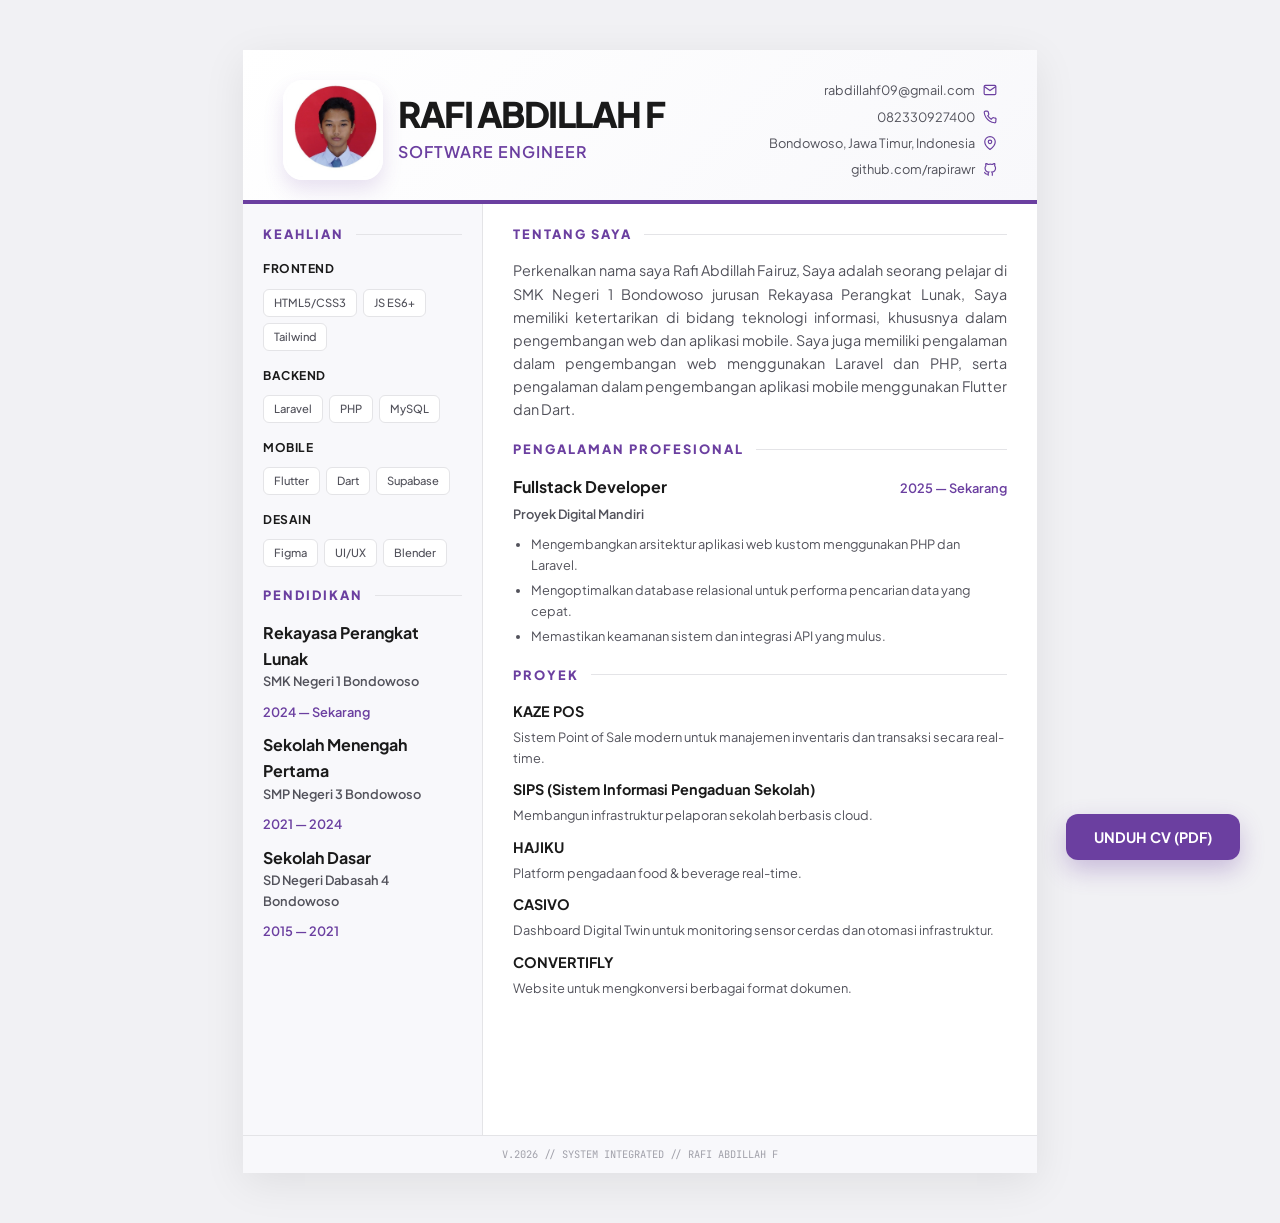
<file: cv.html>
<!DOCTYPE html>
<html lang="id">
<head>
    <meta charset="UTF-8">
    <meta name="viewport" content="width=device-width, initial-scale=1.0">
    <title>CV - RAFI ABDILLAH F</title>
    <link rel="preconnect" href="https://fonts.googleapis.com">
    <link rel="preconnect" href="https://fonts.gstatic.com" crossorigin>
    <link href="https://fonts.googleapis.com/css2?family=Plus+Jakarta+Sans:wght@300;400;500;600;700;800&family=JetBrains+Mono:wght@400;500&display=swap" rel="stylesheet">
    <link rel="icon" type="image/png" href="assets/images/favicon.png">
<style>
        :root {
            --primary: #6B3FA0;
            --secondary: #552E80;
            --accent: #9d6cdb;
            --text-main: #1A1A1A;
            --text-sub: #52525B;
            --border: #E4E4E7;
            --bg-light: #F8F8FB;
            --sidebar-bg: #FFFFFF;
        }

        * {
            margin: 0;
            padding: 0;
            box-sizing: border-box;
            -webkit-print-color-adjust: exact;
            print-color-adjust: exact;
        }

        body {
            font-family: 'Plus Jakarta Sans', sans-serif;
            color: var(--text-main);
            line-height: 1.6;
            background: #f1f1f4;
            padding: 50px 0;
        }

        .cv-page {
            width: 210mm;
            min-height: 297mm;
            margin: 0 auto;
            background: white;
            box-shadow: 0 10px 40px rgba(0,0,0,0.08);
            position: relative;
            display: flex;
            flex-direction: column;
        }

        @media print {
            body { background: white; padding: 0; }
            .cv-page { box-shadow: none; margin: 0; width: 100%; }
            .no-print { display: none; }
        }

        /* HEADER STYLES */
        .cv-header {
            padding: 30px 40px 20px;
            display: flex;
            justify-content: space-between;
            align-items: center;
            background: linear-gradient(135deg, #fff 0%, var(--bg-light) 100%);
            border-bottom: 4px solid var(--primary);
        }

        .profile-wrap {
            display: flex;
            align-items: center;
            gap: 15px;
        }

        .profile-photo {
            width: 100px;
            height: 100px;
            border-radius: 20px;
            object-fit: cover;
            border: 3px solid white;
            box-shadow: 0 10px 20px rgba(107, 63, 160, 0.15);
        }

        .name-meta h1 {
            font-size: 2.2rem;
            font-weight: 800;
            letter-spacing: -1.5px;
            color: var(--text-main);
            line-height: 1;
            margin-bottom: 8px;
        }

        .name-meta p {
            font-size: 1rem;
            color: var(--primary);
            font-weight: 600;
            letter-spacing: 1px;
            text-transform: uppercase;
        }

        .header-contact {
            text-align: right;
            display: flex;
            flex-direction: column;
            gap: 6px;
        }

        .contact-item {
            font-size: 0.8rem;
            color: var(--text-sub);
            display: flex;
            align-items: center;
            justify-content: flex-end;
            gap: 8px;
            text-decoration: none;
        }

        .contact-item svg {
            width: 14px;
            height: 14px;
            color: var(--primary);
        }

        /* BODY LAYOUT */
        .cv-body {
            flex: 1;
            display: grid;
            grid-template-columns: 240px 1fr;
            gap: 0;
        }

        .sidebar {
            background: var(--bg-light);
            padding: 20px 20px;
            border-right: 1px solid var(--border);
        }

        .main-content {
            padding: 20px 30px;
        }

        /* SECTION STYLES */
        .section {
            margin-bottom: 18px;
        }

        .section-title {
            font-size: 0.8rem;
            font-weight: 800;
            text-transform: uppercase;
            letter-spacing: 2px;
            color: var(--primary);
            margin-bottom: 15px;
            display: flex;
            align-items: center;
            gap: 12px;
        }

        .section-title::after {
            content: '';
            flex: 1;
            height: 1px;
            background: var(--border);
        }

        .summary-text {
            font-size: 0.9rem;
            color: var(--text-sub);
            text-align: justify;
            margin-bottom: 15px;
        }

        /* EXPERIENCE & EDUCATION */
        .exp-item {
            margin-bottom: 10px;
            position: relative;
        }

        .exp-header {
            display: flex;
            justify-content: space-between;
            align-items: baseline;
            margin-bottom: 4px;
        }

        .exp-title {
            font-size: 1rem;
            font-weight: 700;
            color: var(--text-main);
        }

        .exp-date {
            font-size: 0.8rem;
            font-weight: 600;
            color: var(--primary);
        }

        .exp-sub {
            font-size: 0.8rem;
            font-weight: 600;
            color: var(--text-sub);
            margin-bottom: 10px;
        }

        .exp-list {
            padding-left: 18px;
            font-size: 0.8rem;
            color: var(--text-sub);
        }

        .exp-list li {
            margin-bottom: 5px;
        }

        /* SKILLS TAGS */
        .skill-group {
            margin-bottom: 15px;
        }

        .skill-group-title {
            font-size: 0.75rem;
            font-weight: 700;
            text-transform: uppercase;
            color: var(--text-main);
            margin-bottom: 10px;
            letter-spacing: 0.5px;
        }

        .tags-wrap {
            display: flex;
            flex-wrap: wrap;
            gap: 6px;
        }

        .skill-tag {
            font-size: 0.7rem;
            font-weight: 500;
            padding: 4px 10px;
            background: white;
            border: 1px solid var(--border);
            border-radius: 6px;
            color: var(--text-sub);
        }

        /* PROJECTS */
        .project-card {
            margin-bottom: 10px;
        }

        .project-card h4 {
            font-size: 0.9rem;
            font-weight: 700;
            margin-bottom: 4px;
            color: var(--text-main);
        }

        .project-card p {
            font-size: 0.8rem;
            color: var(--text-sub);
        }

        /* BUTTONS */
        .print-btn {
            position: fixed;
            bottom: 40px;
            right: 40px;
            background: var(--primary);
            color: white;
            border: none;
            padding: 14px 28px;
            border-radius: 12px;
            font-family: inherit;
            font-weight: 700;
            font-size: 0.9rem;
            cursor: pointer;
            box-shadow: 0 10px 25px rgba(107, 63, 160, 0.3);
            transition: all 0.3s;
            z-index: 1000;
        }

        .print-btn:hover {
            transform: translateY(-3px);
            box-shadow: 0 15px 30px rgba(107, 63, 160, 0.4);
        }

        .footer-info {
            padding: 10px 50px;
            background: var(--bg-light);
            border-top: 1px solid var(--border);
            text-align: center;
            font-size: 0.65rem;
            color: #A1A1AA;
            font-family: 'JetBrains Mono', monospace;
        }

    </style>
</head>
<body>

    <button class="print-btn no-print" onclick="window.print()">
        UNDUH CV (PDF)
    </button>

    <div class="cv-page">
        <header class="cv-header">
            <div class="profile-wrap">
                <img src="assets/images/cv.jpg" alt="Rafi Abdillah F" class="profile-photo">
                <div class="name-meta">
                    <h1>RAFI ABDILLAH F</h1>
                    <p>Software Engineer</p>
                </div>
            </div>
            <div class="header-contact">
                <a href="mailto:rabdillahf09@gmail.com" class="contact-item">
                    rabdillahf09@gmail.com
                    <svg viewBox="0 0 24 24" fill="none" stroke="currentColor" stroke-width="2"><path d="M4 4h16c1.1 0 2 .9 2 2v12c0 1.1-.9 2-2 2H4c-1.1 0-2-.9-2-2V6c0-1.1.9-2 2-2z"/><path d="m22 6-10 7L2 6"/></svg>
                </a>
                <span class="contact-item">
                    082330927400
                    <svg viewBox="0 0 24 24" fill="none" stroke="currentColor" stroke-width="2"><path d="M22 16.92v3a2 2 0 0 1-2.18 2 19.79 19.79 0 0 1-8.63-3.07 19.5 19.5 0 0 1-6-6 19.79 19.79 0 0 1-3.07-8.67A2 2 0 0 1 4.11 2h3a2 2 0 0 1 2 1.72 12.84 12.84 0 0 0 .7 2.81 2 2 0 0 1-.45 2.11L8.09 9.91a16 16 0 0 0 6 6l2.27-2.27a2 2 0 0 1 2.11-.45 12.84 12.84 0 0 0 2.81.7A2 2 0 0 1 22 16.92z"/></svg>
                </span>
                <span class="contact-item">
                    Bondowoso, Jawa Timur, Indonesia
                    <svg viewBox="0 0 24 24" fill="none" stroke="currentColor" stroke-width="2"><path d="M21 10c0 7-9 13-9 13s-9-6-9-13a9 9 0 0 1 18 0z"/><circle cx="12" cy="10" r="3"/></svg>
                </span>
                <a href="https://github.com/rapirawr" class="contact-item">
                    github.com/rapirawr
                    <svg viewBox="0 0 24 24" fill="none" stroke="currentColor" stroke-width="2"><path d="M9 19c-5 1.5-5-2.5-7-3m14 6v-3.87a3.37 3.37 0 0 0-.94-2.61c3.14-.35 6.44-1.54 6.44-7A5.44 5.44 0 0 0 20 4.77 5.07 5.07 0 0 0 19.91 1S18.73.65 16 2.48a13.38 13.38 0 0 0-7 0C6.27.65 5.09 1 5.09 1A5.07 5.07 0 0 0 5 4.77a5.44 5.44 0 0 0-1.5 3.78c0 5.42 3.3 6.61 6.44 7A3.37 3.37 0 0 0 9 18.13V22"/></svg>
                </a>
            </div>
        </header>

        <div class="cv-body">
            <aside class="sidebar">
                <section class="section">
                    <h2 class="section-title">Keahlian</h2>
                    
                    <div class="skill-group">
                        <h4 class="skill-group-title">Frontend</h4>
                        <div class="tags-wrap">
                            <span class="skill-tag">HTML5/CSS3</span>
                            <span class="skill-tag">JS ES6+</span>
                            <span class="skill-tag">Tailwind</span>
                        </div>
                    </div>

                    <div class="skill-group">
                        <h4 class="skill-group-title">Backend</h4>
                        <div class="tags-wrap">
                            <span class="skill-tag">Laravel</span>
                            <span class="skill-tag">PHP</span>
                            <span class="skill-tag">MySQL</span>
                        </div>
                    </div>

                    <div class="skill-group">
                        <h4 class="skill-group-title">Mobile</h4>
                        <div class="tags-wrap">
                            <span class="skill-tag">Flutter</span>
                            <span class="skill-tag">Dart</span>
                            <span class="skill-tag">Supabase</span>
                        </div>
                    </div>

                    <div class="skill-group">
                        <h4 class="skill-group-title">Desain</h4>
                        <div class="tags-wrap">
                            <span class="skill-tag">Figma</span>
                            <span class="skill-tag">UI/UX</span>
                            <span class="skill-tag">Blender</span>
                        </div>
                    </div>
                </section>

                <section class="section">
                    <h2 class="section-title">Pendidikan</h2>
                    <div class="exp-item">
                        <div class="exp-title">Rekayasa Perangkat Lunak</div>
                        <div class="exp-sub">SMK Negeri 1 Bondowoso</div>
                        <div class="exp-date">2024 — Sekarang</div>
                    </div>
                    <div class="exp-item">
                        <div class="exp-title">Sekolah Menengah Pertama</div>
                        <div class="exp-sub">SMP Negeri 3 Bondowoso</div>
                        <div class="exp-date">2021 — 2024</div>
                    </div>
                    <div class="exp-item">
                        <div class="exp-title">Sekolah Dasar</div>
                        <div class="exp-sub">SD Negeri Dabasah 4 Bondowoso</div>
                        <div class="exp-date">2015 — 2021</div>
                    </div>
                </section>

                <!-- <section class="section">
                    <h2 class="section-title">Kelebihan</h2>
                    <div class="tags-wrap">
                        <span class="skill-tag">Arsitektur</span>
                        <span class="skill-tag">Efisiensi</span>
                        <span class="skill-tag">Visual</span>
                        <span class="skill-tag">Logika</span>
                    </div>
                </section> -->
            </aside>

            <main class="main-content">
                <section class="section">
                    <h2 class="section-title">Tentang Saya</h2>
                    <p class="summary-text">
                        Perkenalkan nama saya Rafi Abdillah Fairuz, Saya adalah seorang pelajar di SMK Negeri 1 Bondowoso jurusan Rekayasa Perangkat Lunak, Saya memiliki ketertarikan di bidang teknologi informasi, khususnya dalam pengembangan web dan aplikasi mobile. Saya juga memiliki pengalaman dalam pengembangan web menggunakan Laravel dan PHP, serta pengalaman dalam pengembangan aplikasi mobile menggunakan Flutter dan Dart.
                    </p>
                </section>

                <section class="section">
                    <h2 class="section-title">Pengalaman Profesional</h2>
                    
                    <div class="exp-item">
                        <div class="exp-header">
                            <h3 class="exp-title">Fullstack Developer</h3>
                            <span class="exp-date">2025 — Sekarang</span>
                        </div>
                        <div class="exp-sub">Proyek Digital Mandiri</div>
                        <ul class="exp-list">
                            <li>Mengembangkan arsitektur aplikasi web kustom menggunakan PHP dan Laravel.</li>
                            <li>Mengoptimalkan database relasional untuk performa pencarian data yang cepat.</li>
                            <li>Memastikan keamanan sistem dan integrasi API yang mulus.</li>
                        </ul>
                    </div>
                </section>

                <section class="section">
                    <h2 class="section-title">Proyek</h2>

                    <div class="project-card">
                        <h4>KAZE POS</h4>
                        <p>Sistem Point of Sale modern untuk manajemen inventaris dan transaksi secara real-time.</p>
                    </div>

                    <div class="project-card">
                        <h4>SIPS (Sistem Informasi Pengaduan Sekolah)</h4>
                        <p>Membangun infrastruktur pelaporan sekolah berbasis cloud.</p>
                    </div>
                    
                    <div class="project-card">
                        <h4>HAJIKU</h4>
                        <p>Platform pengadaan food & beverage real-time.</p>
                    </div>

                    <div class="project-card">
                        <h4>CASIVO</h4>
                        <p>Dashboard Digital Twin untuk monitoring sensor cerdas dan otomasi infrastruktur.</p>
                    </div>

                    <div class="project-card">
                        <h4>CONVERTIFLY</h4>
                        <p>Website untuk mengkonversi berbagai format dokumen.</p>
                    </div>
                </section>
            </main>
        </div>

        <footer class="footer-info">
            V.2026 // SYSTEM INTEGRATED // RAFI ABDILLAH F
        </footer>
    </div>

</body>
</html>
</file>
